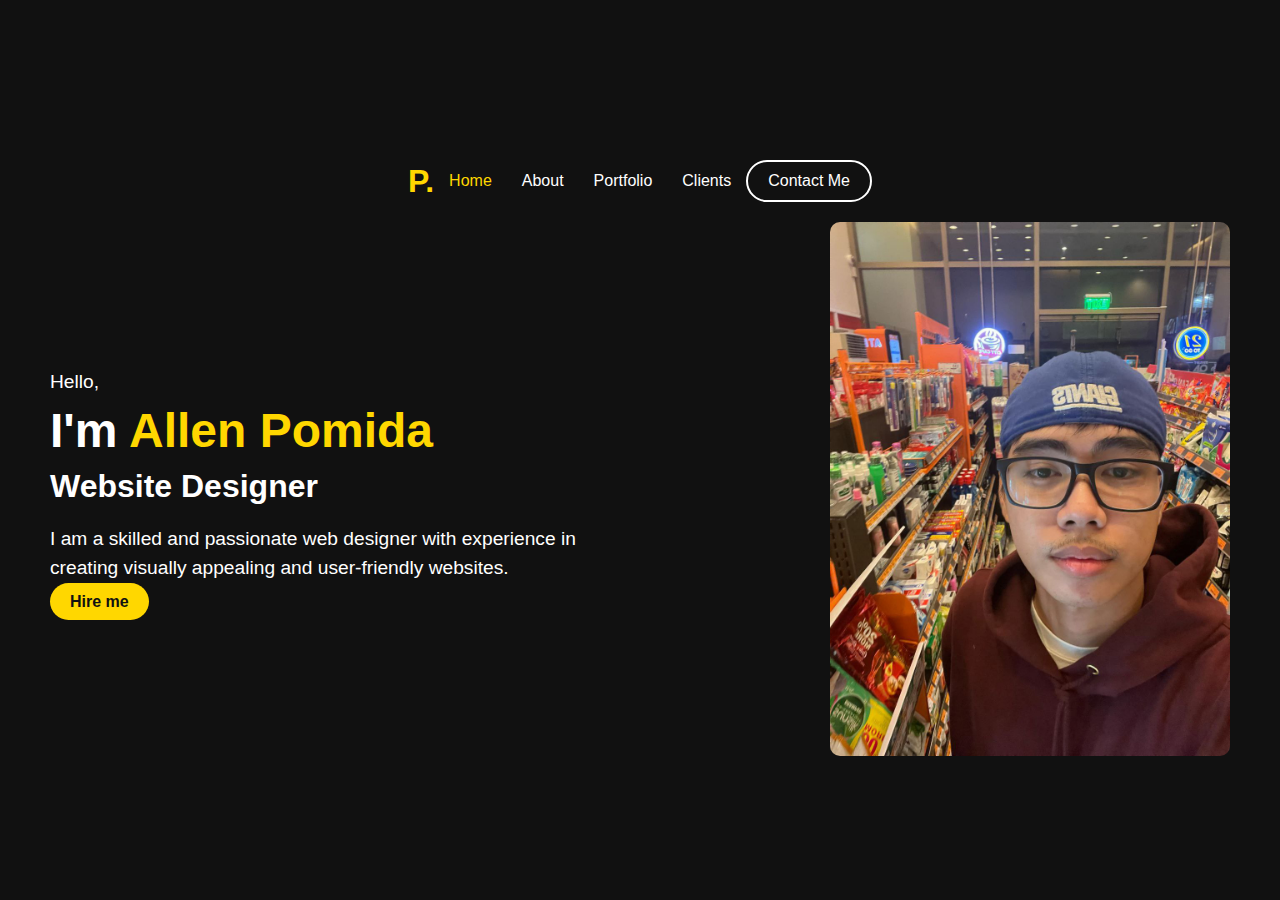
<file: docs/index.html>
<!DOCTYPE html>
<html lang="en">
<head>
    <meta charset="UTF-8">
    <meta name="viewport" content="width=device-width, initial-scale=1.0">
    <title>Portfolio</title>
    <link rel="stylesheet" href="./CSS/home.css">
</head>
<body>
    <header class="hero-section">
        <nav class="navbar">
            <div class="logo">
                <h1>P.</h1>
            </div>
            <ul class="nav-links">
                <li><a href="./HTML/index" class="active">Home</a></li>
                <li><a href="./HTML/about.html">About</a></li>
                <li><a href="#portfolio">Portfolio</a></li>
                <li><a href="./HTML/contact.html">Clients</a></li>
            </ul>
            <a href="#contact" class="contact-button">Contact Me</a>
        </nav>
        <div class="hero-content">
            <div class="text-content">
                <p>Hello,</p>
                <h1>I'm <span class="highlight">Allen Pomida</span></h1>
                <h2>Website Designer</h2>
                <p class="description">I am a skilled and passionate web designer with experience in creating visually appealing and user-friendly websites.</p>
                <a href="#hire" class="hire-button">Hire me</a>
            </div>
            <div class="image-content">
                <img src="./IMAGE/allen.jpg" alt="Profile Image">
            </div>
        </div>
    </header>
</body>
</html>
</file>
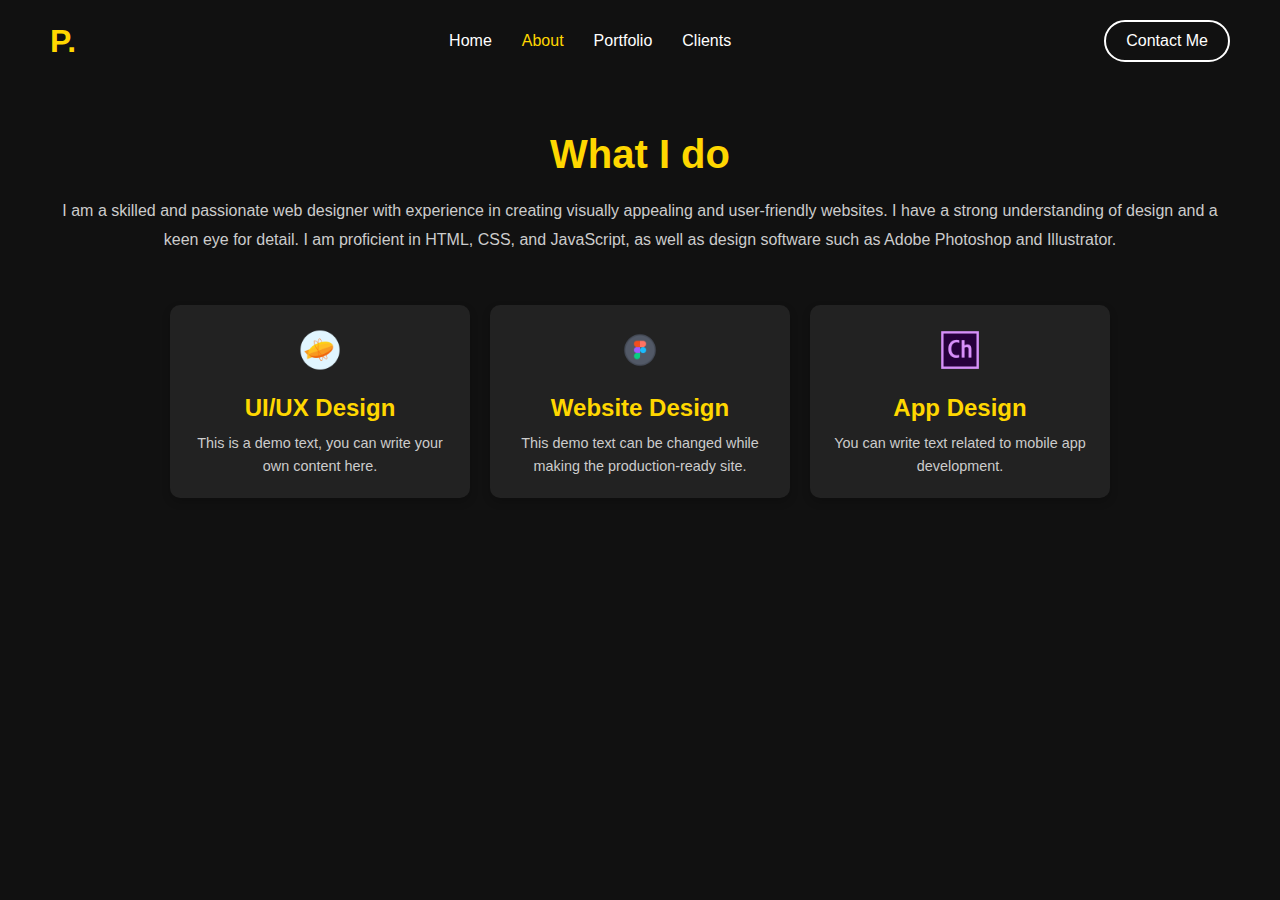
<file: docs/HTML/about.html>
<!DOCTYPE html>
<html lang="en">
<head>
    <meta charset="UTF-8">
    <meta name="viewport" content="width=device-width, initial-scale=1.0">
    <title>About Section</title>
    <link rel="stylesheet" href="../CSS/about.css">
</head>
<body>
    <header class="navbar">
        <div class="logo">
            <h1>P.</h1>
        </div>
        <ul class="nav-links">
            <li><a href="../index.html">Home</a></li>
            <li><a href="../HTML/about.html" class="active">About</a></li>
            <li><a href="#portfolio">Portfolio</a></li>
            <li><a href="../HTML/contact.html">Clients</a></li>
        </ul>
        <a href="#contact" class="contact-button">Contact Me</a>
    </header>
    <section class="about-section" id="about">
        <h2>What I do</h2>
        <p class="about-description">
            I am a skilled and passionate web designer with experience in creating visually appealing and user-friendly websites. 
            I have a strong understanding of design and a keen eye for detail. I am proficient in HTML, CSS, and JavaScript, 
            as well as design software such as Adobe Photoshop and Illustrator.
        </p>

        <div class="services">
            <div class="service-box">
                <img src="../IMAGE/UI.jpg" alt="UI/UX Design">
                <h3>UI/UX Design</h3>
                <p>This is a demo text, you can write your own content here.</p>
            </div>
            <div class="service-box">
                <img src="../IMAGE/Figma.jpg" alt="Website Design">
                <h3>Website Design</h3>
                <p>This demo text can be changed while making the production-ready site.</p>
            </div>
            <div class="service-box">
                <img src="../IMAGE/adobe.jpg" alt="App Design">
                <h3>App Design</h3>
                <p>You can write text related to mobile app development.</p>
            </div>
        </div>
    </section>
</body>
</html>
</file>
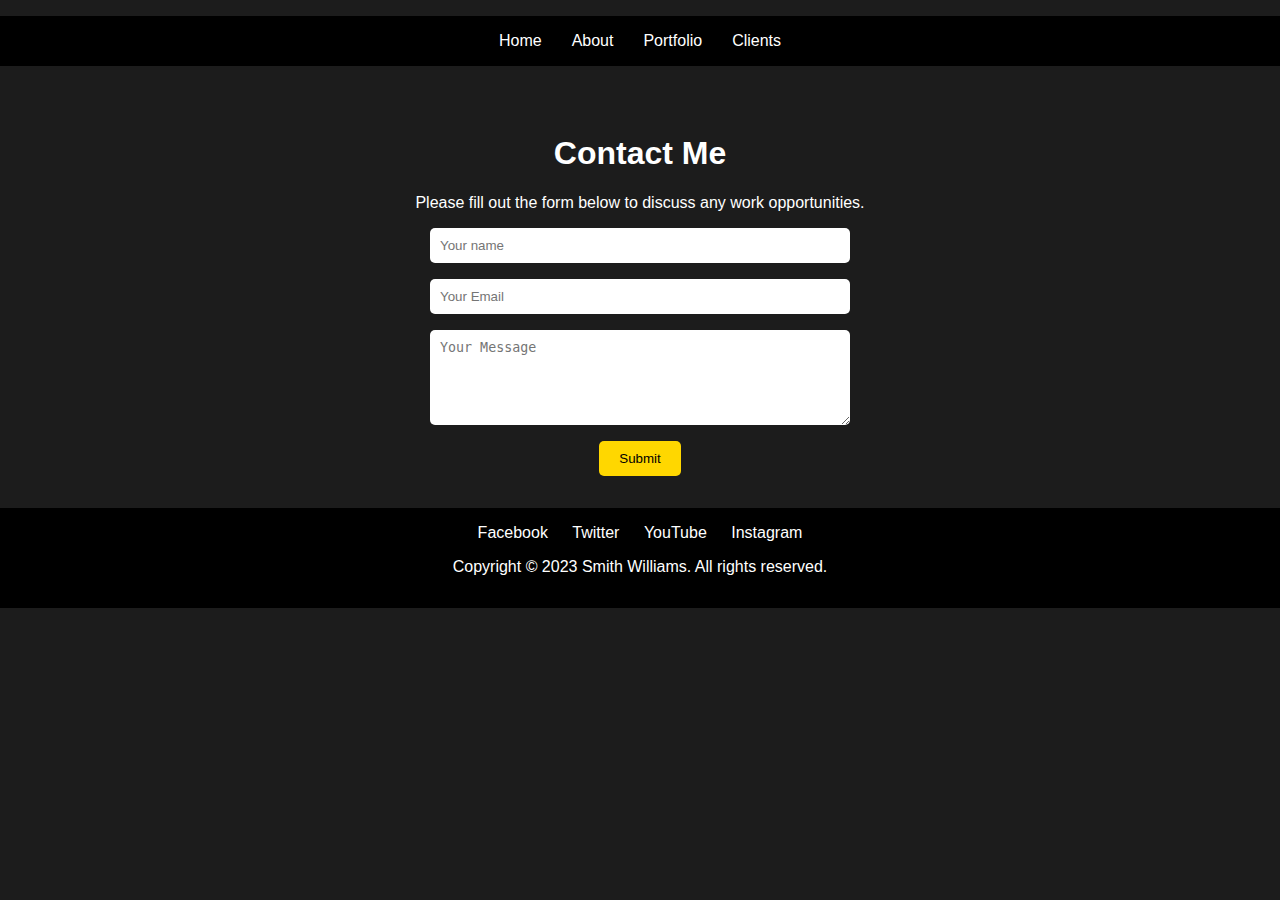
<file: docs/HTML/contact.html>
<!DOCTYPE html>
<html lang="en">
<head>
    <meta charset="UTF-8">
    <meta name="viewport" content="width=device-width, initial-scale=1.0">
    <title>Contact Me</title>
    <link rel="stylesheet" href="../CSS/contact.css">
</head>
<body>
    <header>
        <nav>
            <ul>
                <li><a href="../index.html">Home</a></li>
                <li><a href="../HTML/about.html">About</a></li>
                <li><a href="#">Portfolio</a></li>
                <li><a href="../HTML/contact.html">Clients</a></li>
            </ul>
        </nav>
    </header>

    <main>
        <section class="contact-section">
            <h1>Contact Me</h1>
            <p>Please fill out the form below to discuss any work opportunities.</p>
            <form id="contactForm">
                <input type="text" placeholder="Your name" id="name" required>
                <input type="email" placeholder="Your Email" id="email" required>
                <textarea placeholder="Your Message" id="message" rows="5" required></textarea>
                <button type="submit">Submit</button>
            </form>
        </section>
    </main>

    <footer>
        <div class="social-links">
            <a href="#">Facebook</a>
            <a href="#">Twitter</a>
            <a href="#">YouTube</a>
            <a href="#">Instagram</a>
        </div>
        <p>Copyright © 2023 Smith Williams. All rights reserved.</p>
    </footer>

    <script src="../JAVASCRIPT/contact.js"></script>
</body>
</html>
</file>
<file: docs/CSS/contact.css>
body {
    background-color: #1c1c1c;
    color: #ffffff;
    font-family: Arial, sans-serif;
    margin: 0;
    padding: 0;
}

header nav ul {
    list-style: none;
    display: flex;
    justify-content: center;
    padding: 1rem;
    background-color: #000;
}

header nav ul li {
    margin: 0 15px;
}

header nav ul li a {
    color: #fff;
    text-decoration: none;
}

.contact-section {
    text-align: center;
    padding: 2rem;
}

.contact-section h1 {
    font-size: 2rem;
}

.contact-section form {
    display: flex;
    flex-direction: column;
    align-items: center;
    gap: 1rem;
    max-width: 400px;
    margin: 0 auto;
}

.contact-section input,
.contact-section textarea {
    width: 100%;
    padding: 10px;
    border: none;
    border-radius: 5px;
}

.contact-section button {
    padding: 10px 20px;
    border: none;
    background-color: #ffd700;
    color: #000;
    cursor: pointer;
    border-radius: 5px;
}

footer {
    text-align: center;
    padding: 1rem;
    background-color: #000;
}

footer .social-links a {
    color: #fff;
    margin: 0 10px;
    text-decoration: none;
}
</file>
<file: docs/CSS/home.css>
/* Reset Styles */
* {
    margin: 0;
    padding: 0;
    box-sizing: border-box;
}

body {
    font-family: 'Arial', sans-serif;
    color: #fff;
    background-color: #111;
    overflow-x: hidden;
}

/* Navbar */
.navbar {
    display: flex;
    justify-content: space-between;
    align-items: center;
    padding: 20px 50px;
    background-color: transparent;
}

.logo h1 {
    font-size: 2rem;
    color: #ffd700;
}

.nav-links {
    display: flex;
    list-style: none;
}

.nav-links li {
    margin: 0 15px;
}

.nav-links li a {
    text-decoration: none;
    color: #fff;
    font-size: 1rem;
    transition: color 0.3s;
}

.nav-links li a:hover,
.nav-links li a.active {
    color: #ffd700;
}

.contact-button {
    padding: 10px 20px;
    border: 2px solid #fff;
    text-decoration: none;
    color: #fff;
    border-radius: 50px;
    transition: background-color 0.3s, color 0.3s;
}

.contact-button:hover {
    background-color: #fff;
    color: #111;
}

/* Hero Section */
.hero-section {
    height: 100vh;
    display: flex;
    flex-direction: column;
    justify-content: center;
    align-items: center;
    padding: 0 50px;
}

.hero-content {
    display: flex;
    align-items: center;
    justify-content: space-between;
    width: 100%;
    max-width: 1200px;
}

.text-content {
    flex: 1;
}

.text-content p {
    font-size: 1.2rem;
    margin-bottom: 10px;
}

.text-content h1 {
    font-size: 3rem;
    margin: 10px 0;
}

.text-content .highlight {
    color: #ffd700;
}

.text-content h2 {
    font-size: 2rem;
    margin: 10px 0 20px;
}

.description {
    font-size: 1rem;
    margin-bottom: 20px;
    line-height: 1.5;
}

.hire-button {
    padding: 10px 20px;
    background-color: #ffd700;
    color: #111;
    text-decoration: none;
    font-weight: bold;
    border-radius: 50px;
    transition: background-color 0.3s;
}

.hire-button:hover {
    background-color: #fff;
}

/* Image Content */
.image-content {
    flex: 1;
    text-align: right;
}

.image-content img {
    max-width: 400px;
    border-radius: 10px;
}
</file>
<file: docs/CSS/about.css>
/* Reset */
* {
    margin: 0;
    padding: 0;
    box-sizing: border-box;
}

body {
    font-family: Arial, sans-serif;
    color: #fff;
    background-color: #111;
    overflow-x: hidden;
}

/* Navbar */
.navbar {
    display: flex;
    justify-content: space-between;
    align-items: center;
    padding: 20px 50px;
    background-color: transparent;
}

.logo h1 {
    font-size: 2rem;
    color: #ffd700;
}

.nav-links {
    display: flex;
    list-style: none;
}

.nav-links li {
    margin: 0 15px;
}

.nav-links li a {
    text-decoration: none;
    color: #fff;
    font-size: 1rem;
    transition: color 0.3s;
}

.nav-links li a:hover,
.nav-links li a.active {
    color: #ffd700;
}

.contact-button {
    padding: 10px 20px;
    border: 2px solid #fff;
    text-decoration: none;
    color: #fff;
    border-radius: 50px;
    transition: background-color 0.3s, color 0.3s;
}

.contact-button:hover {
    background-color: #fff;
    color: #111;
}

/* About Section */
.about-section {
    padding: 50px;
    text-align: center;
}

.about-section h2 {
    font-size: 2.5rem;
    color: #ffd700;
    margin-bottom: 20px;
}

.about-description {
    font-size: 1rem;
    line-height: 1.8;
    margin-bottom: 50px;
    color: #ccc;
}

.services {
    display: flex;
    justify-content: center;
    gap: 20px;
}

.service-box {
    background-color: #222;
    padding: 20px;
    border-radius: 10px;
    text-align: center;
    max-width: 300px;
    box-shadow: 0 4px 8px rgba(0, 0, 0, 0.2);
}

.service-box img {
    max-width: 50px;
    margin-bottom: 15px;
}

.service-box h3 {
    font-size: 1.5rem;
    margin-bottom: 10px;
    color: #ffd700;
}

.service-box p {
    font-size: 0.9rem;
    color: #ccc;
    line-height: 1.6;
}
</file>
